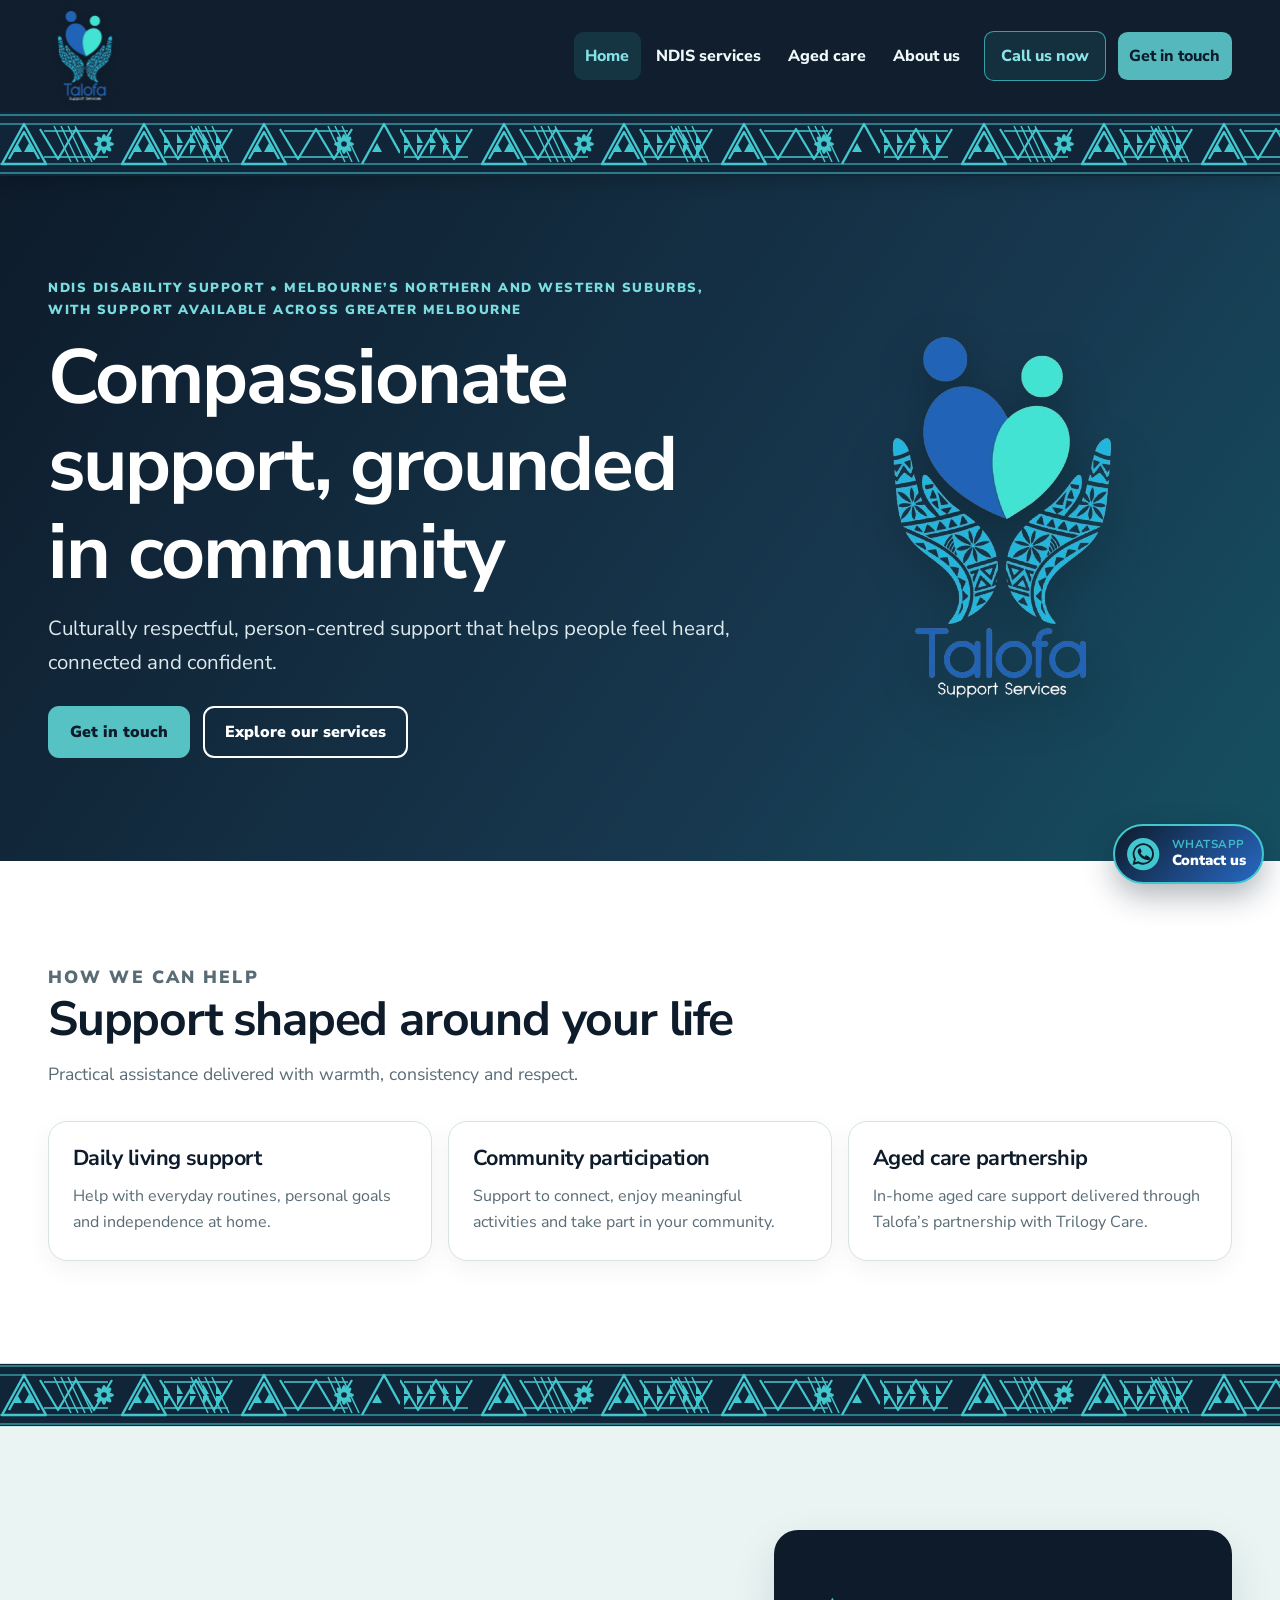
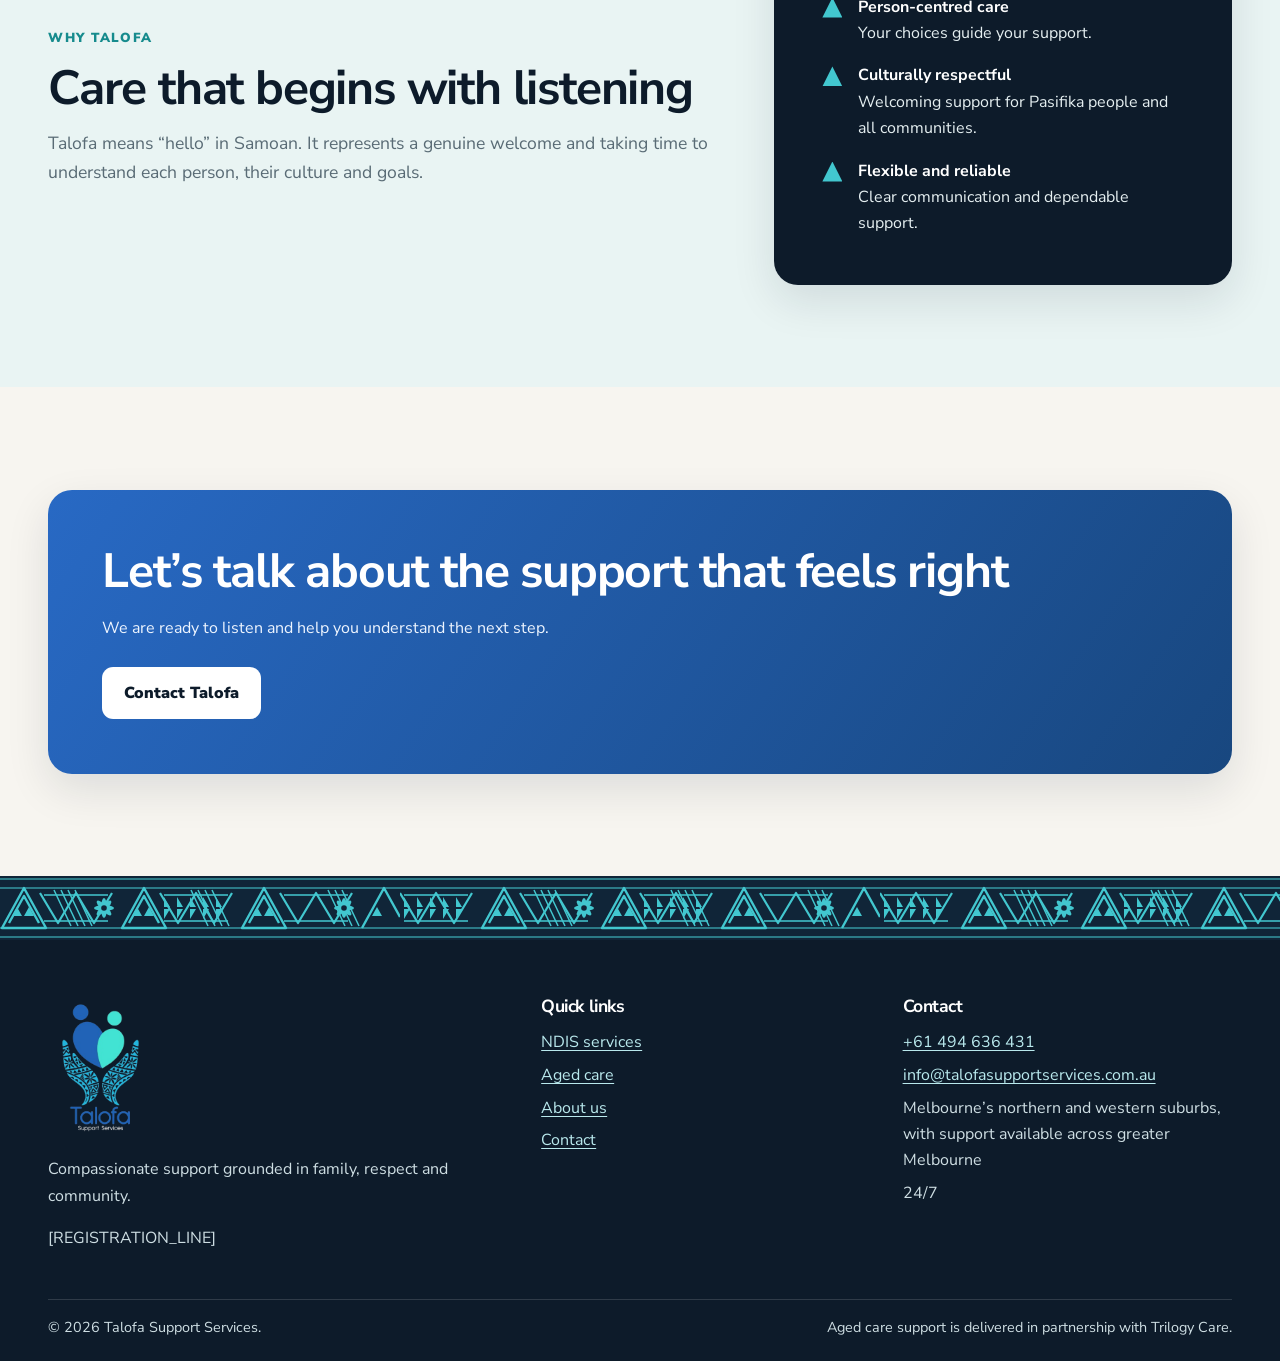
<file: index.html>
<!doctype html><html lang="en-AU"><head><meta charset="utf-8"><meta name="viewport" content="width=device-width,initial-scale=1"><title>Talofa Support Services | NDIS Provider Melbourne’s northern and western suburbs, with support available across greater Melbourne</title><meta name="description" content="Culturally respectful, person-centred disability support services in Melbourne’s northern and western suburbs, with support available across greater Melbourne."><meta property="og:title" content="Talofa Support Services"><meta property="og:description" content="Compassionate support, grounded in community."><meta property="og:type" content="website"><meta property="og:image" content="assets/logo.png"><link rel="preconnect" href="https://fonts.googleapis.com"><link rel="preconnect" href="https://fonts.gstatic.com" crossorigin><link href="https://fonts.googleapis.com/css2?family=Nunito+Sans:wght@400;600;700;800;900&amp;display=swap" rel="stylesheet"><link rel="stylesheet" href="assets/styles.css?v=8"><script src="assets/script.js?v=8" defer></script></head><body><a class="skip" href="#main">Skip to main content</a>
<header class="site-header"><div class="container nav-wrap"><a class="brand" href="index.html" aria-label="Talofa Support Services home"><img src="assets/logo.png" alt="Talofa Support Services" width="300" height="410"></a><button class="nav-toggle" aria-expanded="false" aria-controls="nav" aria-label="Open navigation"><span class="bars"></span></button><nav class="site-nav" id="nav" aria-label="Primary"><ul><li><a href="index.html" aria-current="page">Home</a></li><li><a href="ndis-services.html">NDIS services</a></li><li><a href="aged-care.html">Aged care</a></li><li><a href="about.html">About us</a></li><li class="nav-call-item"><a class="nav-call" href="tel:+61494636431">Call us now</a></li><li><a class="nav-cta" href="contact.html">Get in touch</a></li></ul></nav></div><div class="hand-border" aria-hidden="true"></div></header>
<main id="main"><section class="hero"><div class="container hero-grid"><div class="hero-content"><p class="eyebrow">NDIS disability support • Melbourne’s northern and western suburbs, with support available across greater Melbourne</p><h1>Compassionate support, grounded in community</h1><p class="lead">Culturally respectful, person-centred support that helps people feel heard, connected and confident.</p><div class="actions"><a class="button primary" href="contact.html">Get in touch</a><a class="button outline" href="ndis-services.html">Explore our services</a></div></div><div class="hero-logo"><img src="assets/logo.png" alt="" width="300" height="410"></div></div></section>
<section class="section white"><div class="container"><div class="section-heading"><p class="eyebrow">How we can help</p><h2>Support shaped around your life</h2><p>Practical assistance delivered with warmth, consistency and respect.</p></div><div class="grid three"><article class="card"><h3>Daily living support</h3><p>Help with everyday routines, personal goals and independence at home.</p></article><article class="card"><h3>Community participation</h3><p>Support to connect, enjoy meaningful activities and take part in your community.</p></article><article class="card"><h3>Aged care partnership</h3><p>In-home aged care support delivered through Talofa’s partnership with Trilogy Care.</p></article></div></div></section><div class="hand-divider" aria-hidden="true"></div>
<section class="section tint"><div class="container split"><div><p class="eyebrow">Why Talofa</p><h2>Care that begins with listening</h2><p class="lead-copy">Talofa means “hello” in Samoan. It represents a genuine welcome and taking time to understand each person, their culture and goals.</p></div><div class="dark"><ul class="checks"><li><strong>Person-centred care</strong>Your choices guide your support.</li><li><strong>Culturally respectful</strong>Welcoming support for Pasifika people and all communities.</li><li><strong>Flexible and reliable</strong>Clear communication and dependable support.</li></ul></div></div></section><section class="section"><div class="container"><div class="cta"><h2>Let’s talk about the support that feels right</h2><p>We are ready to listen and help you understand the next step.</p><div class="actions"><a class="button" href="contact.html">Contact Talofa</a></div></div></div></section></main>
<footer class="site-footer"><div class="hand-border" aria-hidden="true"></div><div class="footer-body"><div class="container footer-grid"><div class="footer-brand"><img src="assets/logo.png" alt="Talofa Support Services" width="300" height="410"><p>Compassionate support grounded in family, respect and community.</p><p>[REGISTRATION_LINE]</p></div><div><h2>Quick links</h2><ul class="footer-links"><li><a href="ndis-services.html">NDIS services</a></li><li><a href="aged-care.html">Aged care</a></li><li><a href="about.html">About us</a></li><li><a href="contact.html">Contact</a></li></ul></div><div><h2>Contact</h2><ul class="footer-links"><li><a href="tel:+61494636431">+61 494 636 431</a></li><li><a href="mailto:info@talofasupportservices.com.au">info@talofasupportservices.com.au</a></li><li>Melbourne’s northern and western suburbs, with support available across greater Melbourne</li><li>24/7</li></ul></div></div><div class="container footer-meta"><span>© <span data-year>2026</span> Talofa Support Services.</span><span>Aged care support is delivered in partnership with Trilogy Care.</span></div></div></footer><a class="whatsapp-widget" href="https://wa.me/61494636431" target="_blank" rel="noopener noreferrer" aria-label="Contact Talofa Support Services on WhatsApp"><svg viewBox="0 0 32 32" aria-hidden="true"><circle cx="16" cy="16" r="15" fill="currentColor"/><path fill="#0d1b2a" d="M23.2 8.7A10 10 0 0 0 7.5 20.8L6 26l5.4-1.4A10 10 0 0 0 26 15.7a9.9 9.9 0 0 0-2.8-7Zm-7.1 15.2a8.2 8.2 0 0 1-4.2-1.1l-.3-.2-3.2.8.9-3.1-.2-.3a8.2 8.2 0 1 1 7 3.9Zm4.5-6.1c-.2-.1-1.4-.7-1.7-.8-.2-.1-.4-.1-.6.2l-.7.9c-.2.2-.3.2-.6.1a6.7 6.7 0 0 1-3.3-2.9c-.3-.5.3-.5.8-1.6.1-.2 0-.4 0-.5l-.8-2c-.2-.5-.4-.4-.6-.4h-.5c-.2 0-.5.1-.7.3-.2.3-1 1-1 2.4s1 2.8 1.2 3c.1.2 2 3.1 5 4.3 1.9.8 2.7.9 3.7.8.6-.1 1.4-.6 1.6-1.1.2-.6.2-1 .2-1.1-.1-.1-.3-.2-.6-.3Z"/></svg><span><small>WhatsApp</small>Contact us</span></a></body></html>
</file>
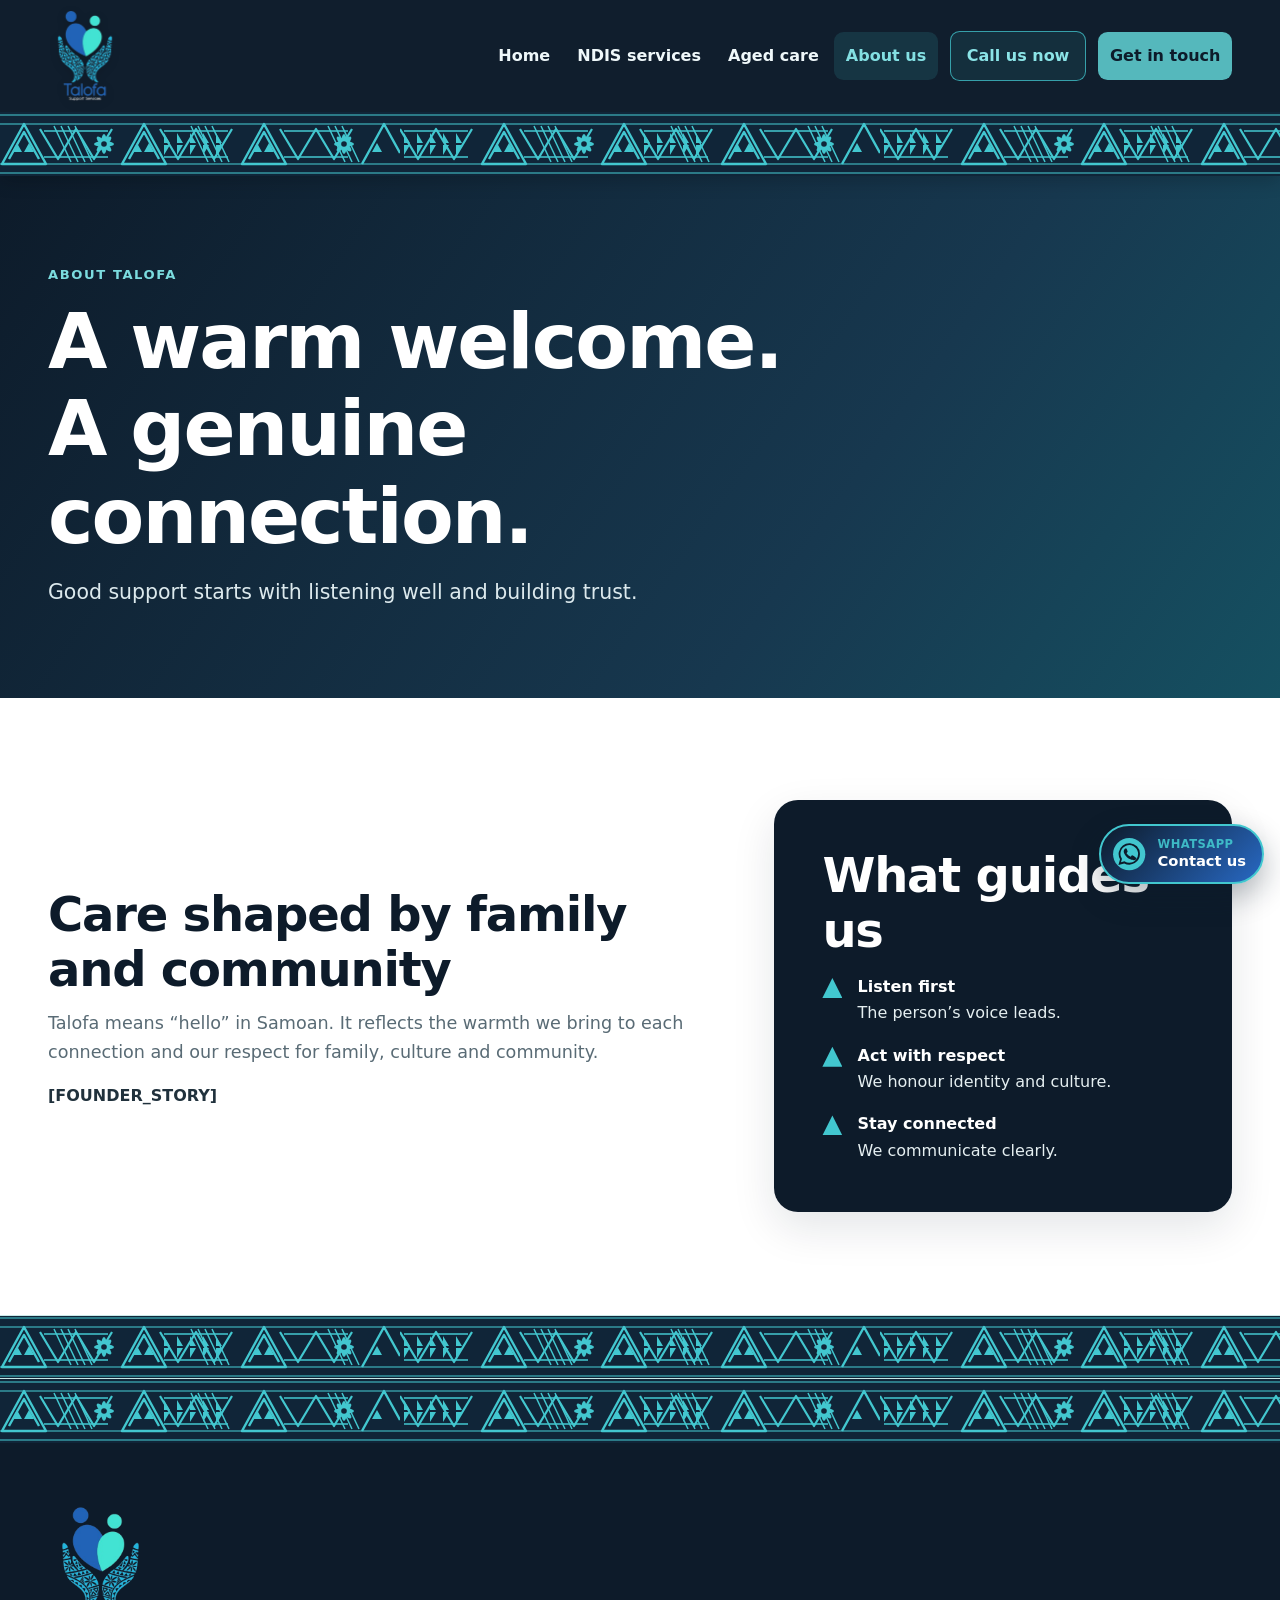
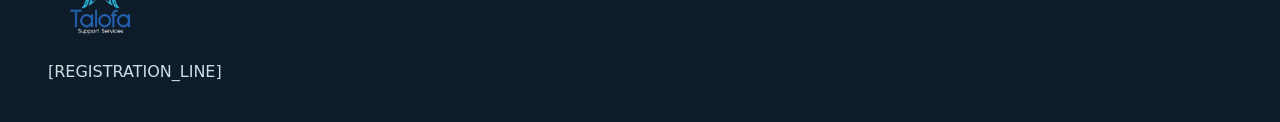
<file: about.html>
<!doctype html><html lang="en-AU"><head><meta charset="utf-8"><meta name="viewport" content="width=device-width,initial-scale=1"><title>About Talofa Support Services</title><meta name="description" content="A Pasifika-owned disability support provider grounded in family and community."><link rel="stylesheet" href="assets/styles.css?v=8"><script src="assets/script.js?v=8" defer></script></head><body><a class="skip" href="#main">Skip to main content</a><header class="site-header"><div class="container nav-wrap"><a class="brand" href="index.html"><img src="assets/logo.png" alt="Talofa Support Services"></a><button class="nav-toggle" aria-expanded="false" aria-controls="nav" aria-label="Open navigation"><span class="bars"></span></button><nav class="site-nav" id="nav"><ul><li><a href="index.html">Home</a></li><li><a href="ndis-services.html">NDIS services</a></li><li><a href="aged-care.html">Aged care</a></li><li><a href="about.html" aria-current="page">About us</a></li><li class="nav-call-item"><a class="nav-call" href="tel:+61494636431">Call us now</a></li><li><a class="nav-cta" href="contact.html">Get in touch</a></li></ul></nav></div><div class="hand-border"></div></header><main id="main"><section class="page-hero"><div class="container"><p class="eyebrow">About Talofa</p><h1>A warm welcome. A genuine connection.</h1><p class="lead">Good support starts with listening well and building trust.</p></div></section><section class="section white"><div class="container split"><div><h2>Care shaped by family and community</h2><!-- Cultural references require client approval. --><p class="lead-copy">Talofa means “hello” in Samoan. It reflects the warmth we bring to each connection and our respect for family, culture and community.</p><p><strong>[FOUNDER_STORY]</strong></p></div><div class="dark"><h2>What guides us</h2><ul class="checks"><li><strong>Listen first</strong>The person’s voice leads.</li><li><strong>Act with respect</strong>We honour identity and culture.</li><li><strong>Stay connected</strong>We communicate clearly.</li></ul></div></div></section><div class="hand-divider"></div></main><footer class="site-footer"><div class="hand-border"></div><div class="footer-body"><div class="container"><div class="footer-brand"><img src="assets/logo.png" alt="Talofa Support Services"><p>[REGISTRATION_LINE]</p></div></div></div></footer><a class="whatsapp-widget" href="https://wa.me/61494636431" target="_blank" rel="noopener noreferrer" aria-label="Contact Talofa Support Services on WhatsApp"><svg viewBox="0 0 32 32" aria-hidden="true"><circle cx="16" cy="16" r="15" fill="currentColor"/><path fill="#0d1b2a" d="M23.2 8.7A10 10 0 0 0 7.5 20.8L6 26l5.4-1.4A10 10 0 0 0 26 15.7a9.9 9.9 0 0 0-2.8-7Zm-7.1 15.2a8.2 8.2 0 0 1-4.2-1.1l-.3-.2-3.2.8.9-3.1-.2-.3a8.2 8.2 0 1 1 7 3.9Zm4.5-6.1c-.2-.1-1.4-.7-1.7-.8-.2-.1-.4-.1-.6.2l-.7.9c-.2.2-.3.2-.6.1a6.7 6.7 0 0 1-3.3-2.9c-.3-.5.3-.5.8-1.6.1-.2 0-.4 0-.5l-.8-2c-.2-.5-.4-.4-.6-.4h-.5c-.2 0-.5.1-.7.3-.2.3-1 1-1 2.4s1 2.8 1.2 3c.1.2 2 3.1 5 4.3 1.9.8 2.7.9 3.7.8.6-.1 1.4-.6 1.6-1.1.2-.6.2-1 .2-1.1-.1-.1-.3-.2-.6-.3Z"/></svg><span><small>WhatsApp</small>Contact us</span></a></body></html>
</file>
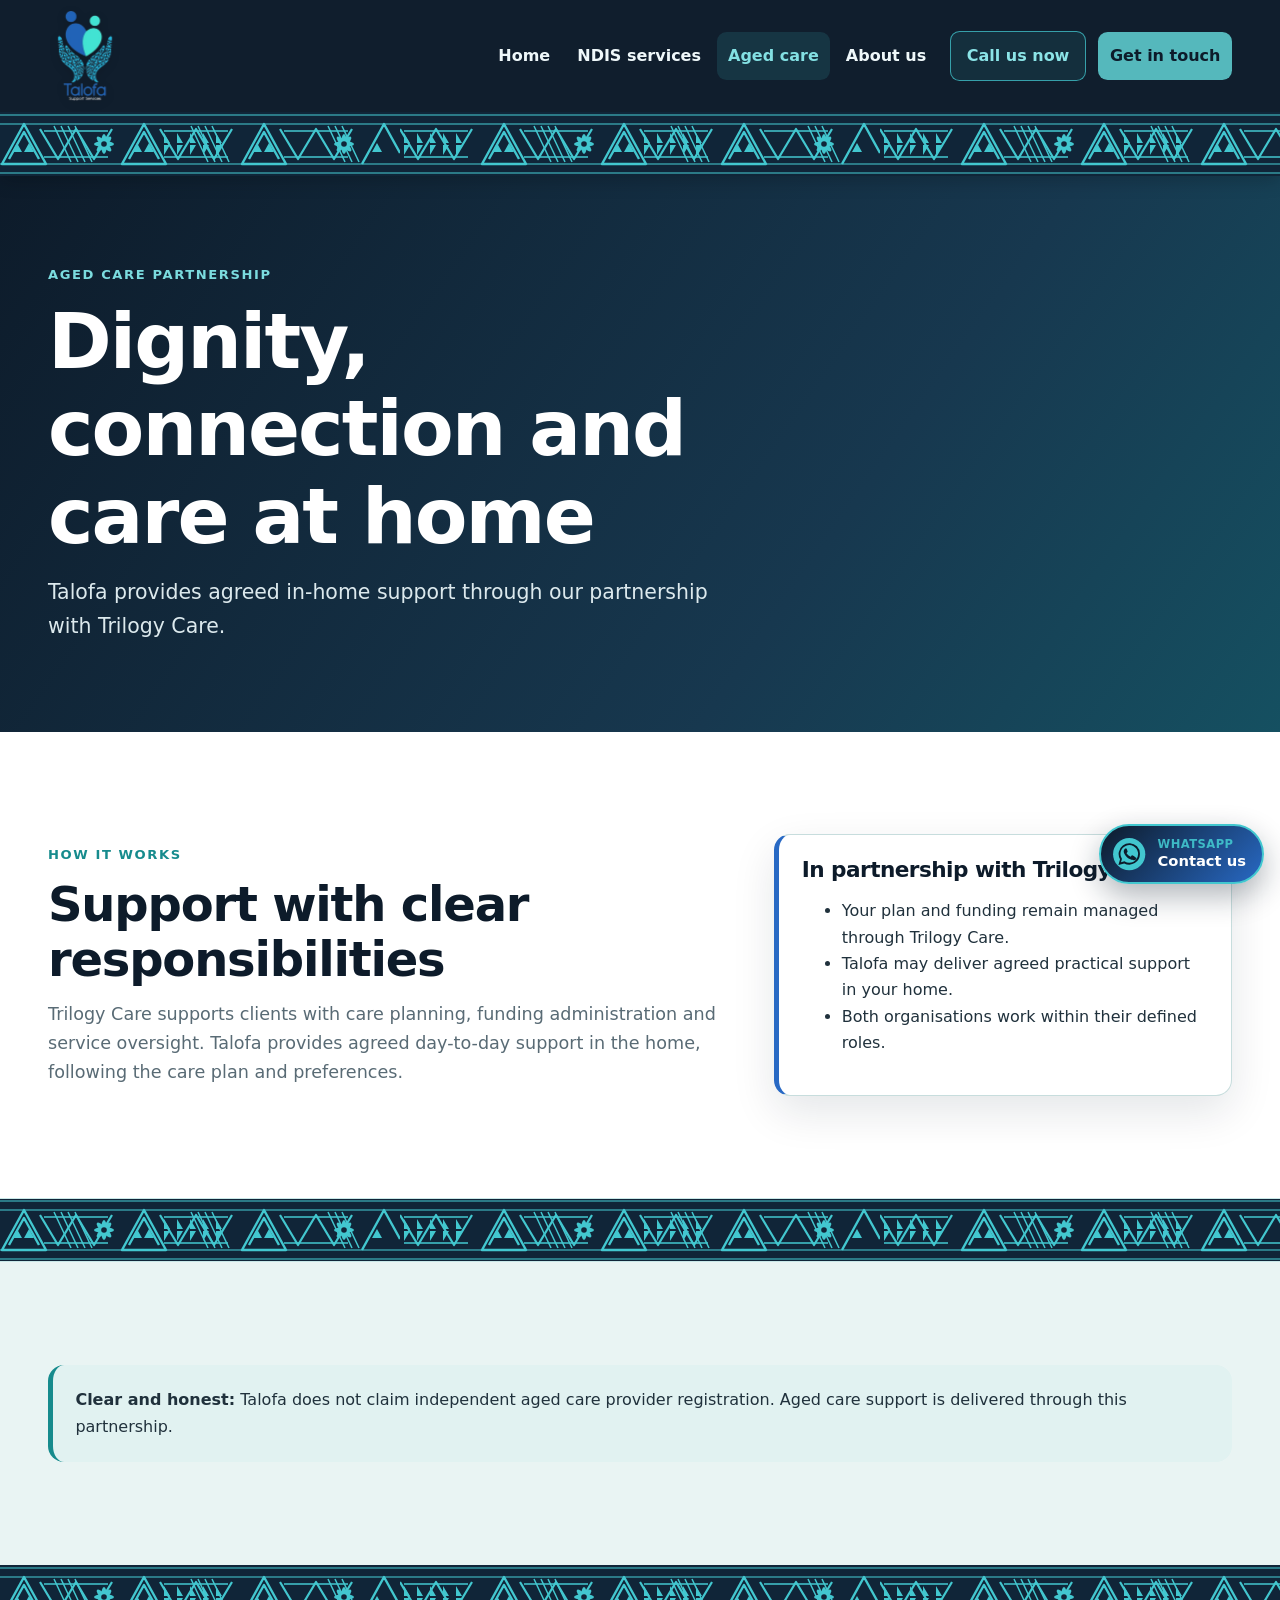
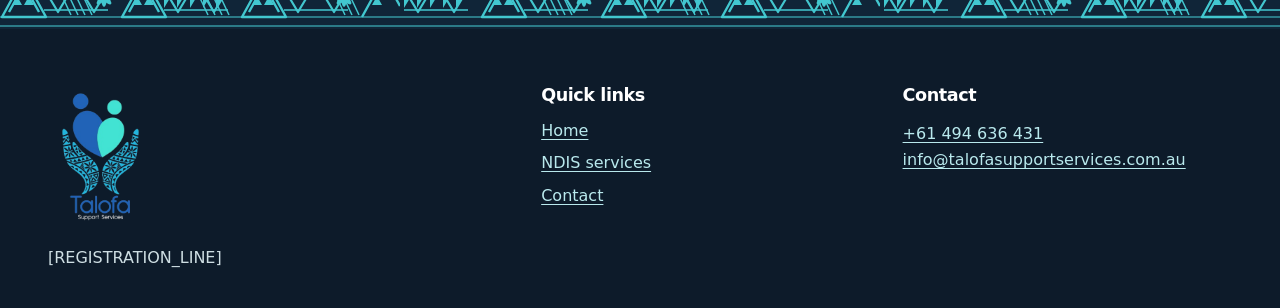
<file: aged-care.html>
<!doctype html><html lang="en-AU"><head><meta charset="utf-8"><meta name="viewport" content="width=device-width,initial-scale=1"><title>Aged Care Support with Trilogy Care | Talofa</title><meta name="description" content="In-home aged care support delivered through Talofa's partnership with Trilogy Care."><meta property="og:title" content="Aged Care Support | Talofa"><meta property="og:type" content="website"><meta property="og:image" content="assets/logo.png"><link rel="stylesheet" href="assets/styles.css?v=8"><script src="assets/script.js?v=8" defer></script></head><body><a class="skip" href="#main">Skip to main content</a><header class="site-header"><div class="container nav-wrap"><a class="brand" href="index.html"><img src="assets/logo.png" alt="Talofa Support Services"></a><button class="nav-toggle" aria-expanded="false" aria-controls="nav" aria-label="Open navigation"><span class="bars"></span></button><nav class="site-nav" id="nav"><ul><li><a href="index.html">Home</a></li><li><a href="ndis-services.html">NDIS services</a></li><li><a href="aged-care.html" aria-current="page">Aged care</a></li><li><a href="about.html">About us</a></li><li class="nav-call-item"><a class="nav-call" href="tel:+61494636431">Call us now</a></li><li><a class="nav-cta" href="contact.html">Get in touch</a></li></ul></nav></div><div class="hand-border"></div></header>
<main id="main"><section class="page-hero"><div class="container"><p class="eyebrow">Aged care partnership</p><h1>Dignity, connection and care at home</h1><p class="lead">Talofa provides agreed in-home support through our partnership with Trilogy Care.</p></div></section><section class="section white"><div class="container split"><div><p class="eyebrow">How it works</p><h2>Support with clear responsibilities</h2><p class="lead-copy">Trilogy Care supports clients with care planning, funding administration and service oversight. Talofa provides agreed day-to-day support in the home, following the care plan and preferences.</p></div><div class="partner"><h3>In partnership with Trilogy Care</h3><ul><li>Your plan and funding remain managed through Trilogy Care.</li><li>Talofa may deliver agreed practical support in your home.</li><li>Both organisations work within their defined roles.</li></ul></div></div></section><div class="hand-divider"></div><!-- Confirm permission to name Trilogy Care publicly. --><section class="section tint"><div class="container"><div class="notice"><strong>Clear and honest:</strong> Talofa does not claim independent aged care provider registration. Aged care support is delivered through this partnership.</div></div></section></main><footer class="site-footer"><div class="hand-border"></div><div class="footer-body"><div class="container footer-grid"><div class="footer-brand"><img src="assets/logo.png" alt="Talofa Support Services"><p>[REGISTRATION_LINE]</p></div><div><h2>Quick links</h2><ul class="footer-links"><li><a href="index.html">Home</a></li><li><a href="ndis-services.html">NDIS services</a></li><li><a href="contact.html">Contact</a></li></ul></div><div><h2>Contact</h2><p><a href="tel:+61494636431">+61 494 636 431</a><br><a href="mailto:info@talofasupportservices.com.au">info@talofasupportservices.com.au</a></p></div></div></div></footer><a class="whatsapp-widget" href="https://wa.me/61494636431" target="_blank" rel="noopener noreferrer" aria-label="Contact Talofa Support Services on WhatsApp"><svg viewBox="0 0 32 32" aria-hidden="true"><circle cx="16" cy="16" r="15" fill="currentColor"/><path fill="#0d1b2a" d="M23.2 8.7A10 10 0 0 0 7.5 20.8L6 26l5.4-1.4A10 10 0 0 0 26 15.7a9.9 9.9 0 0 0-2.8-7Zm-7.1 15.2a8.2 8.2 0 0 1-4.2-1.1l-.3-.2-3.2.8.9-3.1-.2-.3a8.2 8.2 0 1 1 7 3.9Zm4.5-6.1c-.2-.1-1.4-.7-1.7-.8-.2-.1-.4-.1-.6.2l-.7.9c-.2.2-.3.2-.6.1a6.7 6.7 0 0 1-3.3-2.9c-.3-.5.3-.5.8-1.6.1-.2 0-.4 0-.5l-.8-2c-.2-.5-.4-.4-.6-.4h-.5c-.2 0-.5.1-.7.3-.2.3-1 1-1 2.4s1 2.8 1.2 3c.1.2 2 3.1 5 4.3 1.9.8 2.7.9 3.7.8.6-.1 1.4-.6 1.6-1.1.2-.6.2-1 .2-1.1-.1-.1-.3-.2-.6-.3Z"/></svg><span><small>WhatsApp</small>Contact us</span></a></body></html>
</file>
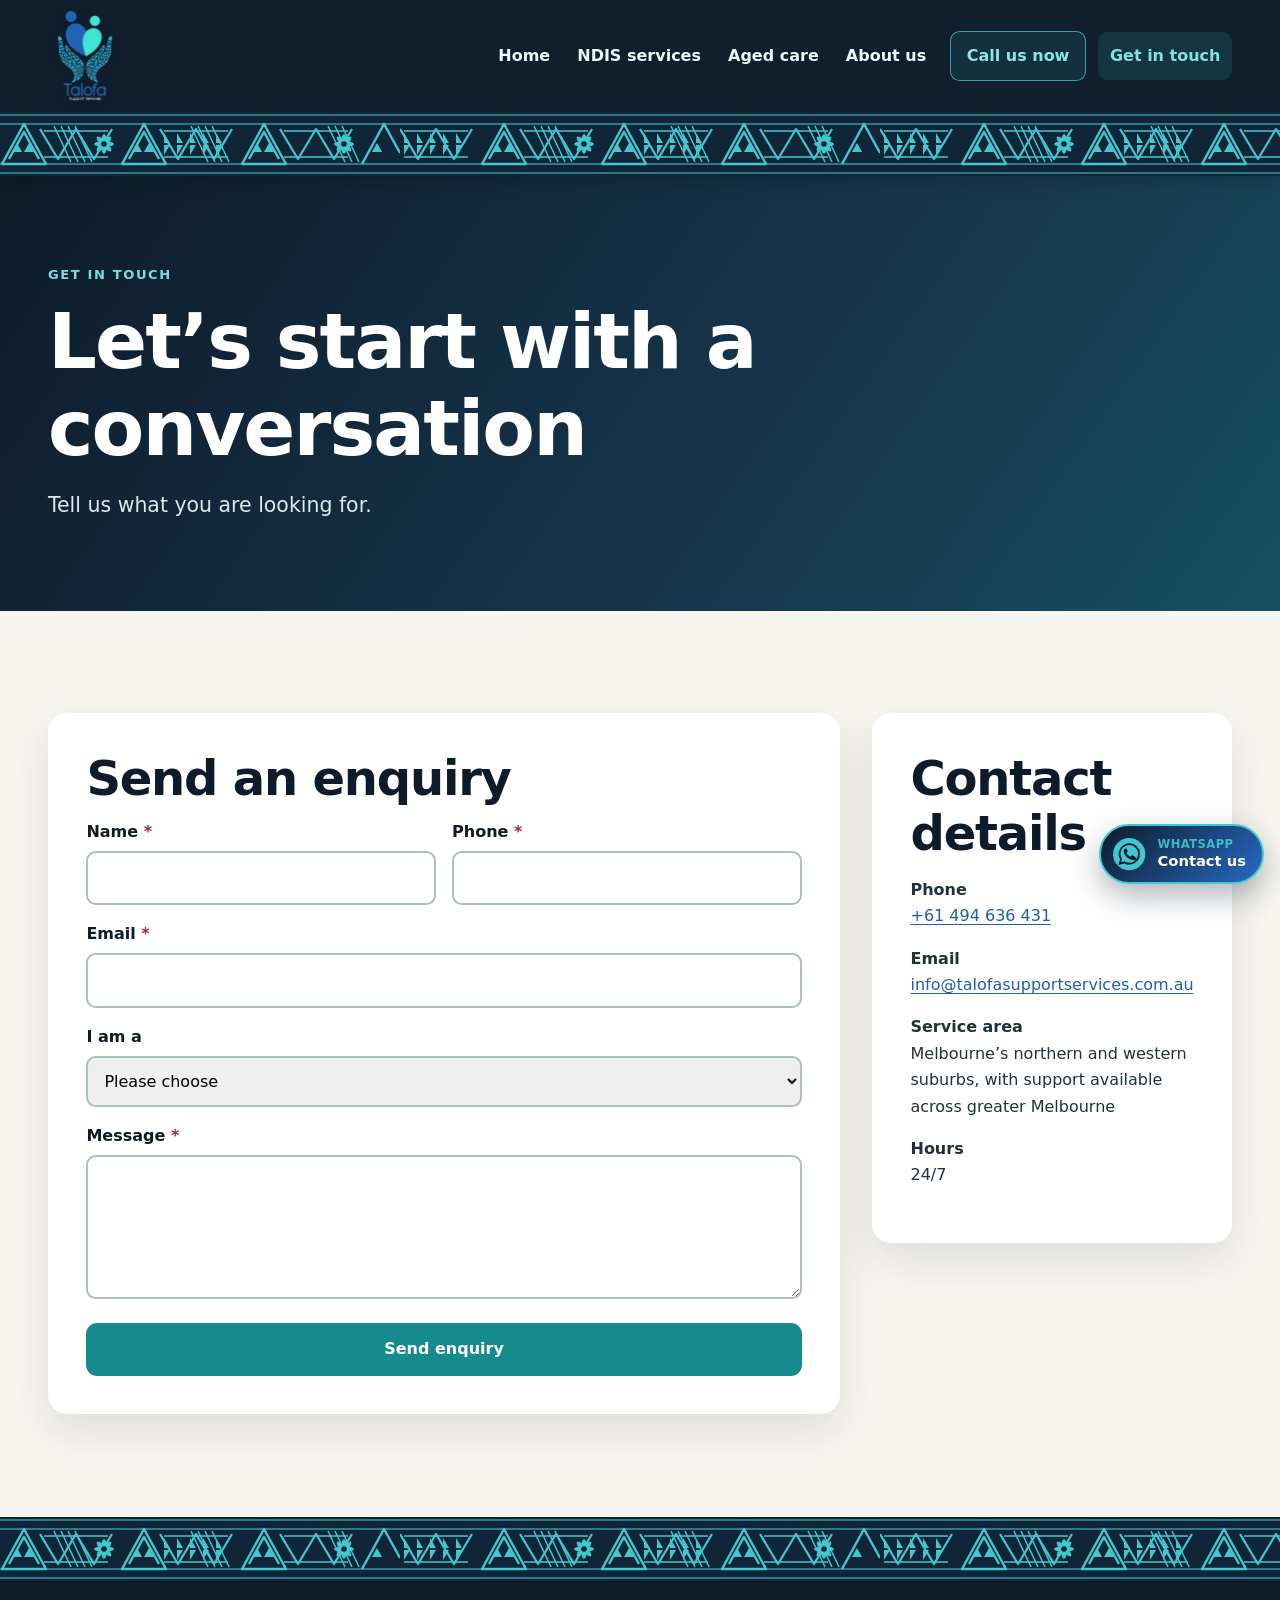
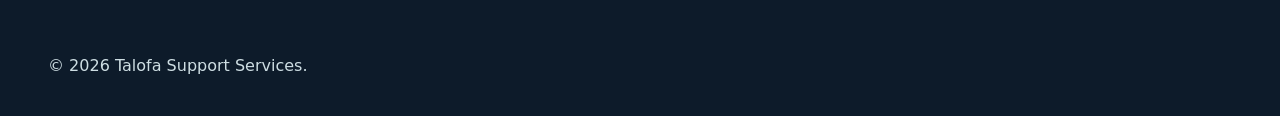
<file: contact.html>
<!doctype html><html lang="en-AU"><head><meta charset="utf-8"><meta name="viewport" content="width=device-width,initial-scale=1"><title>Contact Talofa Support Services</title><meta name="description" content="Contact Talofa about NDIS and aged care support."><link rel="stylesheet" href="assets/styles.css?v=8"><script src="assets/script.js?v=8" defer></script></head><body><a class="skip" href="#main">Skip to main content</a><header class="site-header"><div class="container nav-wrap"><a class="brand" href="index.html"><img src="assets/logo.png" alt="Talofa Support Services"></a><button class="nav-toggle" aria-expanded="false" aria-controls="nav" aria-label="Open navigation"><span class="bars"></span></button><nav class="site-nav" id="nav"><ul><li><a href="index.html">Home</a></li><li><a href="ndis-services.html">NDIS services</a></li><li><a href="aged-care.html">Aged care</a></li><li><a href="about.html">About us</a></li><li class="nav-call-item"><a class="nav-call" href="tel:+61494636431">Call us now</a></li><li><a class="nav-cta" href="contact.html" aria-current="page">Get in touch</a></li></ul></nav></div><div class="hand-border"></div></header><main id="main"><section class="page-hero"><div class="container"><p class="eyebrow">Get in touch</p><h1>Let’s start with a conversation</h1><p class="lead">Tell us what you are looking for.</p></div></section><section class="section"><div class="container contact-grid"><div class="form-card"><h2>Send an enquiry</h2><form action="https://formspree.io/f/mbdeqgoo" method="POST"><input type="hidden" name="_next" value="https://talofasupportservices.com.au/contact.html"><div class="form-grid two"><div class="field"><label for="name">Name <span class="required">*</span></label><input id="name" name="name" type="text" autocomplete="name" required></div><div class="field"><label for="phone">Phone <span class="required">*</span></label><input id="phone" name="phone" type="tel" autocomplete="tel" required></div><div class="field full"><label for="email">Email <span class="required">*</span></label><input id="email" name="email" type="email" autocomplete="email" required></div><div class="field full"><label for="client-type">I am a</label><select id="client-type" name="client_type"><option value="">Please choose</option><option value="NDIS participant">NDIS participant</option><option value="Family member or carer">Family member or carer</option><option value="Support coordinator">Support coordinator</option><option value="Other">Other</option></select></div><div class="field full"><label for="message">Message <span class="required">*</span></label><textarea id="message" name="message" required></textarea></div><button class="button full" type="submit">Send enquiry</button></div></form></div><aside class="contact-card"><h2>Contact details</h2><ul class="contact-list"><li><strong>Phone</strong><a href="tel:+61494636431">+61 494 636 431</a></li><li><strong>Email</strong><a href="mailto:info@talofasupportservices.com.au">info@talofasupportservices.com.au</a></li><li><strong>Service area</strong>Melbourne’s northern and western suburbs, with support available across greater Melbourne</li><li><strong>Hours</strong>24/7</li></ul></aside></div></section></main><footer class="site-footer"><div class="hand-border"></div><div class="footer-body"><div class="container"><p>© <span data-year>2026</span> Talofa Support Services.</p></div></div></footer><a class="whatsapp-widget" href="https://wa.me/61494636431" target="_blank" rel="noopener noreferrer" aria-label="Contact Talofa Support Services on WhatsApp"><svg viewBox="0 0 32 32" aria-hidden="true"><circle cx="16" cy="16" r="15" fill="currentColor"/><path fill="#0d1b2a" d="M23.2 8.7A10 10 0 0 0 7.5 20.8L6 26l5.4-1.4A10 10 0 0 0 26 15.7a9.9 9.9 0 0 0-2.8-7Zm-7.1 15.2a8.2 8.2 0 0 1-4.2-1.1l-.3-.2-3.2.8.9-3.1-.2-.3a8.2 8.2 0 1 1 7 3.9Zm4.5-6.1c-.2-.1-1.4-.7-1.7-.8-.2-.1-.4-.1-.6.2l-.7.9c-.2.2-.3.2-.6.1a6.7 6.7 0 0 1-3.3-2.9c-.3-.5.3-.5.8-1.6.1-.2 0-.4 0-.5l-.8-2c-.2-.5-.4-.4-.6-.4h-.5c-.2 0-.5.1-.7.3-.2.3-1 1-1 2.4s1 2.8 1.2 3c.1.2 2 3.1 5 4.3 1.9.8 2.7.9 3.7.8.6-.1 1.4-.6 1.6-1.1.2-.6.2-1 .2-1.1-.1-.1-.3-.2-.6-.3Z"/></svg><span><small>WhatsApp</small>Contact us</span></a></body></html>
</file>
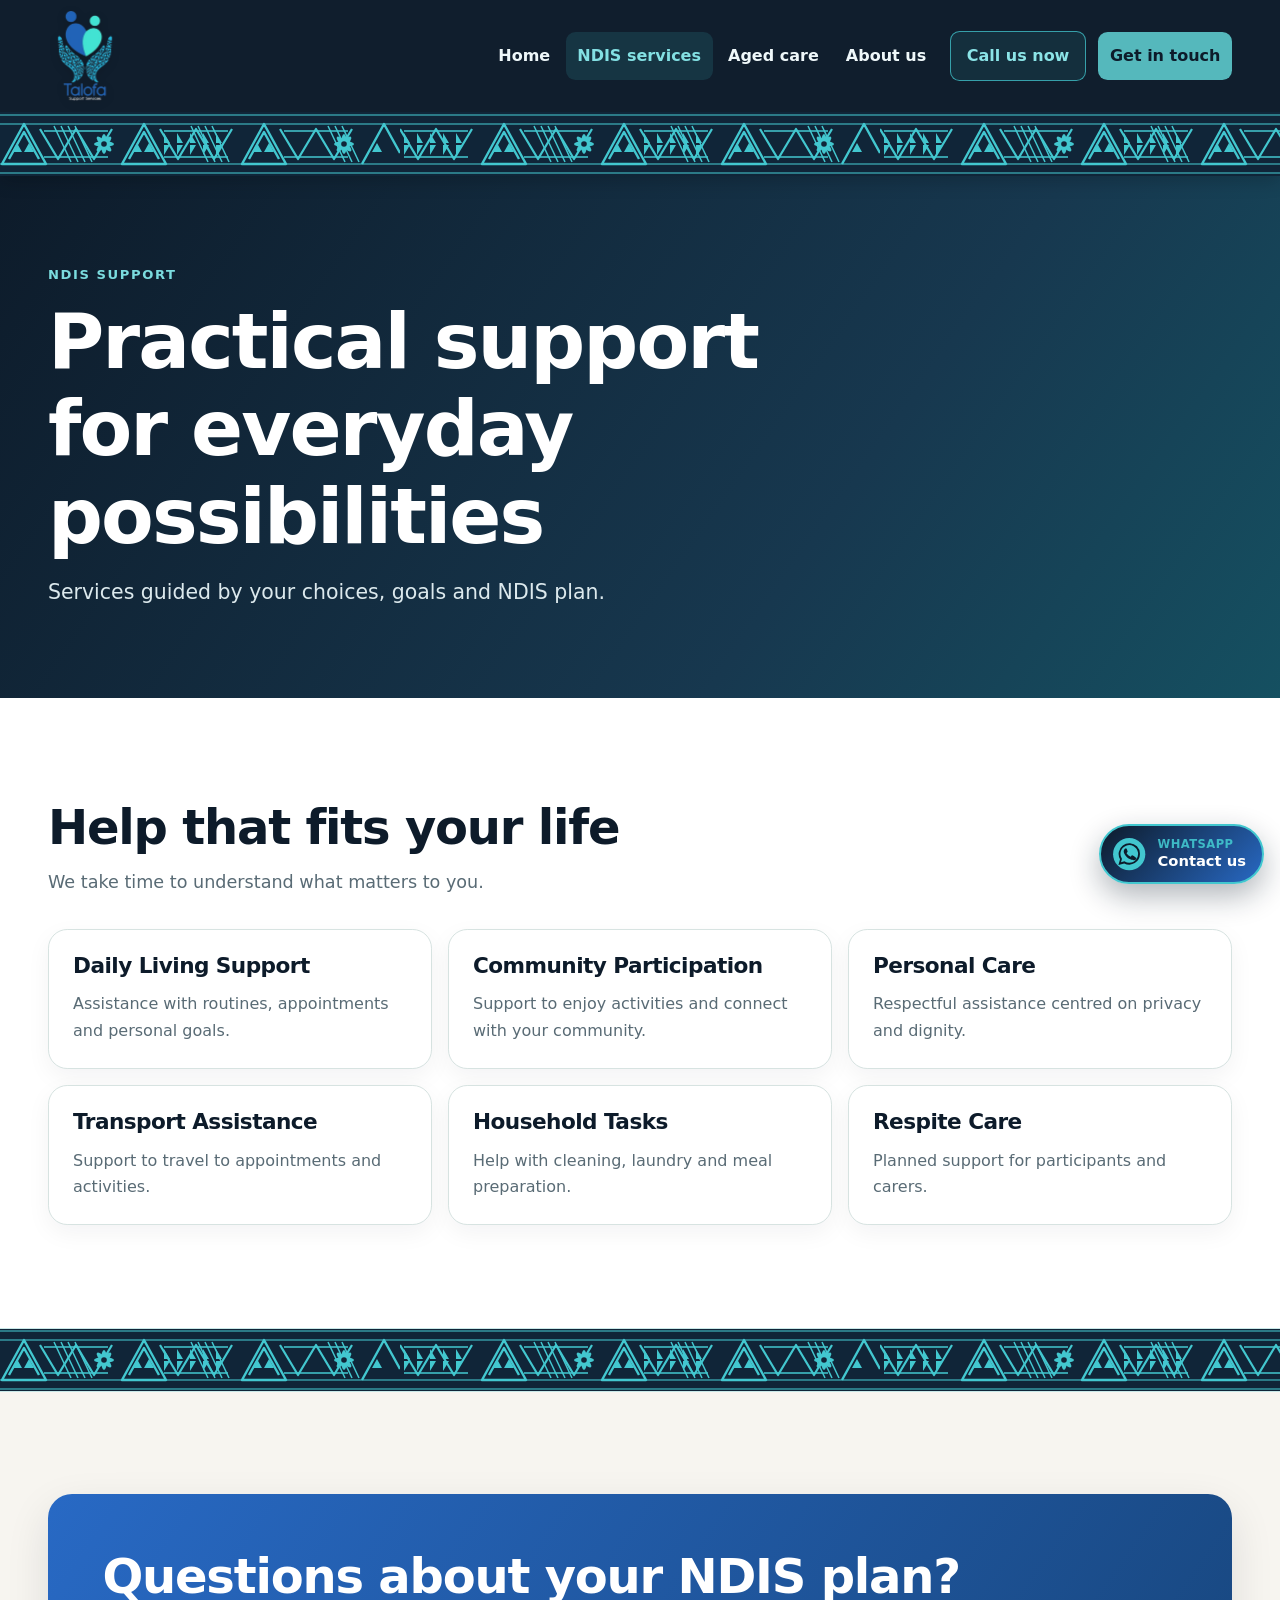
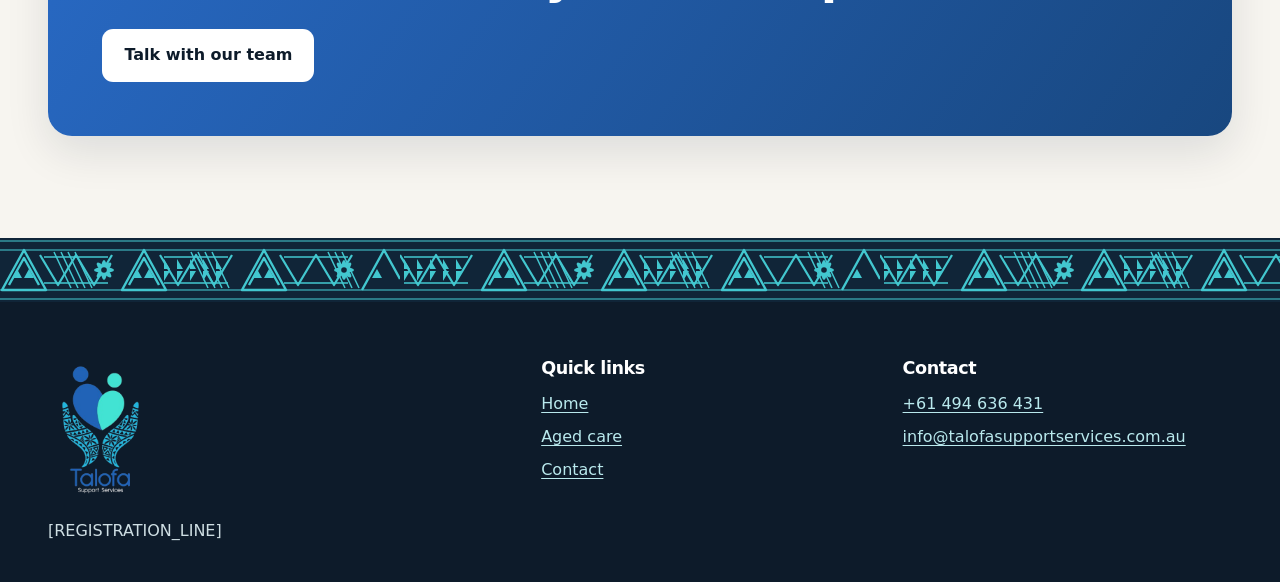
<file: ndis-services.html>
<!doctype html><html lang="en-AU"><head><meta charset="utf-8"><meta name="viewport" content="width=device-width,initial-scale=1"><title>NDIS Disability Support Services | Talofa Melbourne’s northern and western suburbs, with support available across greater Melbourne</title><meta name="description" content="Explore NDIS disability support services in Melbourne’s northern and western suburbs, with support available across greater Melbourne."><meta property="og:title" content="NDIS Services | Talofa"><meta property="og:description" content="Support shaped around your goals."><meta property="og:type" content="website"><meta property="og:image" content="assets/logo.png"><link rel="stylesheet" href="assets/styles.css?v=8"><script src="assets/script.js?v=8" defer></script></head><body><a class="skip" href="#main">Skip to main content</a>
<header class="site-header"><div class="container nav-wrap"><a class="brand" href="index.html"><img src="assets/logo.png" alt="Talofa Support Services" width="300" height="410"></a><button class="nav-toggle" aria-expanded="false" aria-controls="nav" aria-label="Open navigation"><span class="bars"></span></button><nav class="site-nav" id="nav"><ul><li><a href="index.html">Home</a></li><li><a href="ndis-services.html" aria-current="page">NDIS services</a></li><li><a href="aged-care.html">Aged care</a></li><li><a href="about.html">About us</a></li><li class="nav-call-item"><a class="nav-call" href="tel:+61494636431">Call us now</a></li><li><a class="nav-cta" href="contact.html">Get in touch</a></li></ul></nav></div><div class="hand-border" aria-hidden="true"></div></header>
<main id="main"><section class="page-hero"><div class="container"><p class="eyebrow">NDIS support</p><h1>Practical support for everyday possibilities</h1><p class="lead">Services guided by your choices, goals and NDIS plan.</p></div></section><section class="section white"><div class="container"><div class="section-heading"><h2>Help that fits your life</h2><p>We take time to understand what matters to you.</p></div><!-- Confirm services with client. --><div class="grid three"><article class="card"><h3>Daily Living Support</h3><p>Assistance with routines, appointments and personal goals.</p></article><article class="card"><h3>Community Participation</h3><p>Support to enjoy activities and connect with your community.</p></article><article class="card"><h3>Personal Care</h3><p>Respectful assistance centred on privacy and dignity.</p></article><article class="card"><h3>Transport Assistance</h3><p>Support to travel to appointments and activities.</p></article><article class="card"><h3>Household Tasks</h3><p>Help with cleaning, laundry and meal preparation.</p></article><article class="card"><h3>Respite Care</h3><p>Planned support for participants and carers.</p></article></div></div></section><div class="hand-divider" aria-hidden="true"></div><section class="section"><div class="container"><div class="cta"><h2>Questions about your NDIS plan?</h2><div class="actions"><a class="button" href="contact.html">Talk with our team</a></div></div></div></section></main>
<footer class="site-footer"><div class="hand-border"></div><div class="footer-body"><div class="container footer-grid"><div class="footer-brand"><img src="assets/logo.png" alt="Talofa Support Services"><p>[REGISTRATION_LINE]</p></div><div><h2>Quick links</h2><ul class="footer-links"><li><a href="index.html">Home</a></li><li><a href="aged-care.html">Aged care</a></li><li><a href="contact.html">Contact</a></li></ul></div><div><h2>Contact</h2><ul class="footer-links"><li><a href="tel:+61494636431">+61 494 636 431</a></li><li><a href="mailto:info@talofasupportservices.com.au">info@talofasupportservices.com.au</a></li></ul></div></div></div></footer><a class="whatsapp-widget" href="https://wa.me/61494636431" target="_blank" rel="noopener noreferrer" aria-label="Contact Talofa Support Services on WhatsApp"><svg viewBox="0 0 32 32" aria-hidden="true"><circle cx="16" cy="16" r="15" fill="currentColor"/><path fill="#0d1b2a" d="M23.2 8.7A10 10 0 0 0 7.5 20.8L6 26l5.4-1.4A10 10 0 0 0 26 15.7a9.9 9.9 0 0 0-2.8-7Zm-7.1 15.2a8.2 8.2 0 0 1-4.2-1.1l-.3-.2-3.2.8.9-3.1-.2-.3a8.2 8.2 0 1 1 7 3.9Zm4.5-6.1c-.2-.1-1.4-.7-1.7-.8-.2-.1-.4-.1-.6.2l-.7.9c-.2.2-.3.2-.6.1a6.7 6.7 0 0 1-3.3-2.9c-.3-.5.3-.5.8-1.6.1-.2 0-.4 0-.5l-.8-2c-.2-.5-.4-.4-.6-.4h-.5c-.2 0-.5.1-.7.3-.2.3-1 1-1 2.4s1 2.8 1.2 3c.1.2 2 3.1 5 4.3 1.9.8 2.7.9 3.7.8.6-.1 1.4-.6 1.6-1.1.2-.6.2-1 .2-1.1-.1-.1-.3-.2-.6-.3Z"/></svg><span><small>WhatsApp</small>Contact us</span></a></body></html>
</file>
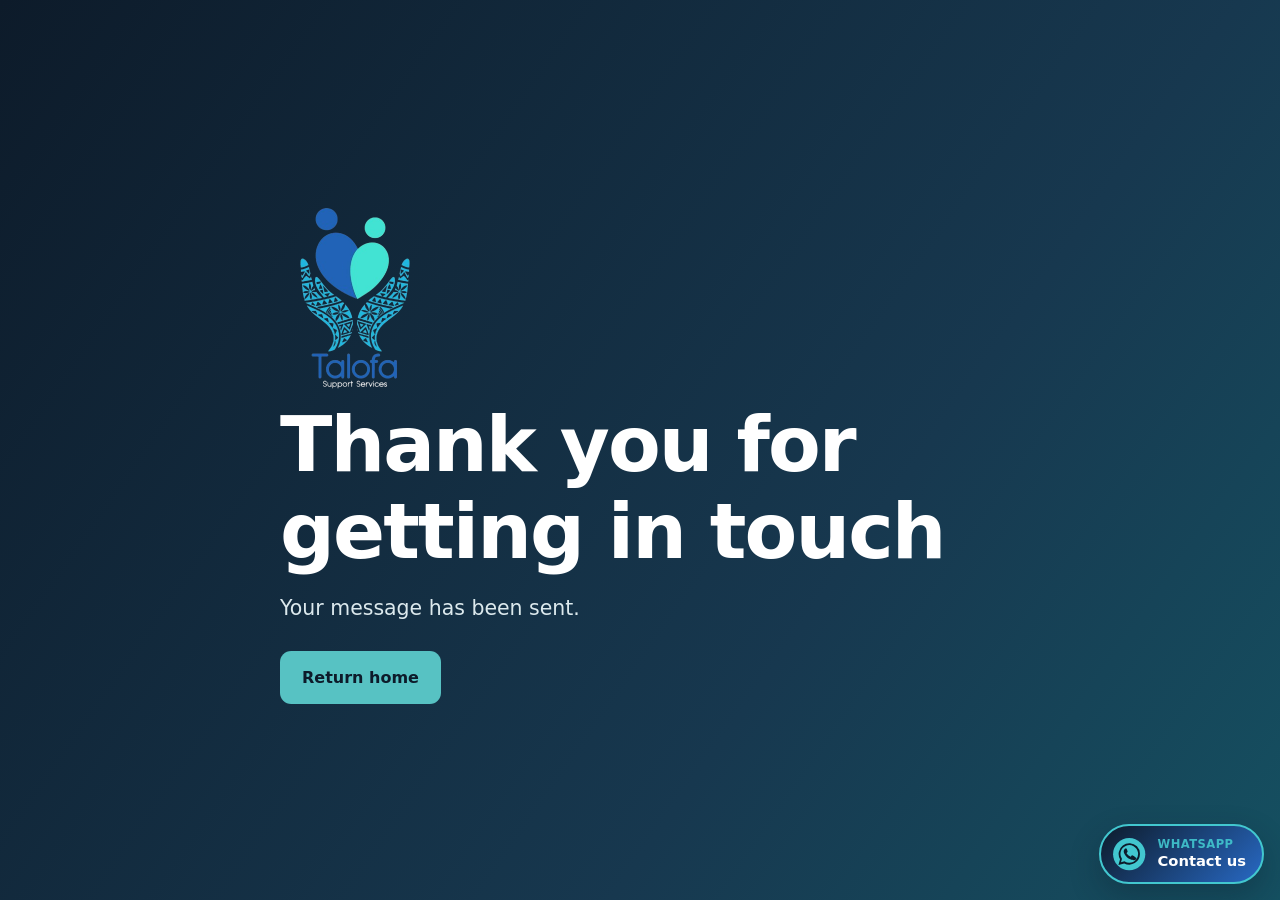
<file: thank-you.html>
<!doctype html><html lang="en-AU"><head><meta charset="utf-8"><meta name="viewport" content="width=device-width,initial-scale=1"><meta name="robots" content="noindex"><title>Thank You | Talofa</title><link rel="stylesheet" href="assets/styles.css?v=8"></head><body><main><section class="hero" style="min-height:100vh;display:grid;place-items:center"><div class="container hero-content"><img src="assets/logo.png" alt="Talofa Support Services" width="150"><h1>Thank you for getting in touch</h1><p class="lead">Your message has been sent.</p><div class="actions"><a class="button primary" href="index.html">Return home</a></div></div></section></main><a class="whatsapp-widget" href="https://wa.me/61494636431" target="_blank" rel="noopener noreferrer" aria-label="Contact Talofa Support Services on WhatsApp"><svg viewBox="0 0 32 32" aria-hidden="true"><circle cx="16" cy="16" r="15" fill="currentColor"/><path fill="#0d1b2a" d="M23.2 8.7A10 10 0 0 0 7.5 20.8L6 26l5.4-1.4A10 10 0 0 0 26 15.7a9.9 9.9 0 0 0-2.8-7Zm-7.1 15.2a8.2 8.2 0 0 1-4.2-1.1l-.3-.2-3.2.8.9-3.1-.2-.3a8.2 8.2 0 1 1 7 3.9Zm4.5-6.1c-.2-.1-1.4-.7-1.7-.8-.2-.1-.4-.1-.6.2l-.7.9c-.2.2-.3.2-.6.1a6.7 6.7 0 0 1-3.3-2.9c-.3-.5.3-.5.8-1.6.1-.2 0-.4 0-.5l-.8-2c-.2-.5-.4-.4-.6-.4h-.5c-.2 0-.5.1-.7.3-.2.3-1 1-1 2.4s1 2.8 1.2 3c.1.2 2 3.1 5 4.3 1.9.8 2.7.9 3.7.8.6-.1 1.4-.6 1.6-1.1.2-.6.2-1 .2-1.1-.1-.1-.3-.2-.6-.3Z"/></svg><span><small>WhatsApp</small>Contact us</span></a></body></html>
</file>
<file: assets/styles.css>
:root{--navy:#0d1b2a;--teal:#168b8d;--cyan:#42c7cf;--blue:#2869c4;--cream:#f7f5f0;--white:#fff;--ink:#20313c;--muted:#596b75;--line:#d7e3e1;--shadow:0 16px 44px rgba(13,27,42,.11);--max:74rem}*{box-sizing:border-box}html{scroll-behavior:smooth}body{margin:0;background:var(--cream);color:var(--ink);font:400 1rem/1.65 "Nunito Sans",system-ui,-apple-system,"Segoe UI",sans-serif}body.nav-open{overflow:hidden}img,svg{display:block;max-width:100%}a{color:#1f5fab;text-underline-offset:.2em}button,input,select,textarea{font:inherit}:focus-visible{outline:3px solid #ffd166;outline-offset:4px}.skip{position:fixed;z-index:999;top:.5rem;left:.5rem;padding:.7rem 1rem;background:#fff;color:var(--navy);font-weight:900;transform:translateY(-150%)}.skip:focus{transform:none}.container{width:min(calc(100% - 2rem),var(--max));margin-inline:auto}
.site-header{position:sticky;top:0;z-index:100;background:rgba(13,27,42,.985);box-shadow:0 4px 18px rgba(0,0,0,.2)}.nav-wrap{min-height:6rem;display:flex;align-items:center;justify-content:space-between;gap:.65rem}.brand{display:flex;flex:0 0 auto}.brand img{width:auto;height:5.2rem;object-fit:contain;filter:drop-shadow(0 3px 4px rgba(0,0,0,.2))}.mobile-call{min-height:3.1rem;display:inline-flex;align-items:center;padding:.6rem 1.1rem;border-radius:999px;background:var(--blue);color:#fff;font-weight:900;text-decoration:none}.nav-toggle{width:3.2rem;height:3.2rem;display:grid;place-items:center;border:2px solid rgba(255,255,255,.25);border-radius:.85rem;background:none;color:#fff}.bars,.bars:before,.bars:after{display:block;width:1.45rem;height:2px;background:currentColor}.bars{position:relative}.bars:before,.bars:after{content:"";position:absolute;left:0}.bars:before{top:-.45rem}.bars:after{top:.45rem}.nav-toggle[aria-expanded=true] .bars{background:transparent}.nav-toggle[aria-expanded=true] .bars:before{top:0;transform:rotate(45deg)}.nav-toggle[aria-expanded=true] .bars:after{top:0;transform:rotate(-45deg)}.site-nav{position:fixed;inset:6rem 0 auto;padding:1rem;background:var(--navy);transform:translateY(-130%);visibility:hidden;transition:.2s}.site-nav.open{transform:none;visibility:visible}.site-nav ul{max-width:var(--max);margin:auto;padding:0;display:grid;gap:.25rem;list-style:none}.site-nav a{min-height:3rem;display:flex;align-items:center;padding:.65rem .8rem;border-radius:.6rem;color:#eff8fa;font-weight:800;text-decoration:none}.site-nav a:hover,.site-nav a[aria-current=page]{background:rgba(66,199,207,.14);color:#83e0e3}.site-nav .nav-cta{justify-content:center;margin-top:.4rem;background:#55b8bc;color:var(--navy)}
.hand-border{height:4rem;background:#102538 url("hand-pattern.svg") repeat-x center/30rem 4rem}.hand-divider{height:4rem;margin:0;background:#102538 url("hand-pattern.svg") repeat-x center/30rem 4rem;border-block:1px solid #c9e8e8}.hero,.page-hero{position:relative;overflow:hidden;background:linear-gradient(125deg,var(--navy),#17384f 65%,#155061);color:#fff}.hero{padding:clamp(3.5rem,8vw,7rem) 0}.page-hero{padding:clamp(3.2rem,7vw,5.5rem) 0}.hero-grid{display:grid;align-items:center;gap:2rem}.hero-content{position:relative;z-index:2;max-width:45rem}.eyebrow{margin:0 0 .75rem;color:var(--teal);font-size:.82rem;font-weight:900;letter-spacing:.12em;text-transform:uppercase}.hero .eyebrow,.page-hero .eyebrow,.dark .eyebrow{color:#7bdcdf}h1,h2,h3{margin:0 0 .8rem;color:var(--navy);line-height:1.14;letter-spacing:-.025em}h1{font-size:clamp(2.4rem,7.5vw,4.8rem)}h2{font-size:clamp(1.9rem,4.5vw,3rem)}h3{font-size:1.35rem}.hero h1,.page-hero h1{max-width:14ch;color:#fff}.lead{max-width:43rem;margin:1rem 0 0;color:#dce9ed;font-size:clamp(1.08rem,2vw,1.28rem)}.hero-logo{width:min(100%,20rem);margin:auto}.hero-logo img{width:100%;max-height:30rem;object-fit:contain;filter:drop-shadow(0 18px 22px rgba(0,0,0,.28))}.actions{display:flex;flex-wrap:wrap;gap:.8rem;margin-top:1.6rem}.button{min-height:3.2rem;display:inline-flex;align-items:center;justify-content:center;padding:.7rem 1.25rem;border:2px solid transparent;border-radius:.7rem;background:var(--teal);color:#fff;font-weight:900;text-decoration:none}.button.primary{background:#57c2c3;color:var(--navy)}.button.outline{border-color:#fff;background:transparent}.section{padding:clamp(3.8rem,8vw,6.5rem) 0}.white{background:#fff}.tint{background:#e9f4f3}.section-heading{max-width:46rem;margin-bottom:2rem}.section-heading p,.lead-copy{margin:0;color:var(--muted);font-size:1.1rem}.grid{display:grid;gap:1rem}.card{height:100%;padding:1.5rem;border:1px solid var(--line);border-radius:1.2rem;background:#fff;box-shadow:0 8px 24px rgba(13,27,42,.05)}.card p{margin:0;color:var(--muted)}.split{display:grid;align-items:center;gap:2.5rem}.dark{padding:clamp(1.5rem,4vw,3rem);border-radius:1.5rem;background:var(--navy);color:#e5eff1;box-shadow:var(--shadow)}.dark h2,.dark strong{color:#fff}.checks{margin:1rem 0 0;padding:0;display:grid;gap:1rem;list-style:none}.checks li{position:relative;padding-left:2.2rem}.checks li:before{content:"";position:absolute;left:0;top:.25rem;width:1.25rem;height:1.25rem;background:var(--cyan);clip-path:polygon(50% 0,100% 100%,0 100%)}.checks strong{display:block}.notice,.partner{padding:1.4rem;border-radius:1rem;background:#e1f2f1;border-left:5px solid var(--teal)}.partner{background:#fff;border:1px solid #c7dddd;border-left:5px solid var(--blue);box-shadow:var(--shadow)}.cta{padding:clamp(2rem,5vw,3.4rem);border-radius:1.5rem;background:linear-gradient(125deg,var(--blue),#18477f);color:#eef5ff;box-shadow:var(--shadow)}.cta h2{color:#fff}.cta .button{background:#fff;color:var(--navy)}
.contact-grid{display:grid;gap:2rem;align-items:start}.form-card,.contact-card{padding:clamp(1.3rem,4vw,2.4rem);border-radius:1.2rem;background:#fff;box-shadow:var(--shadow)}.form-grid{display:grid;gap:1rem}.field label{display:block;margin-bottom:.35rem;color:var(--navy);font-weight:800}.field input,.field select,.field textarea{width:100%;min-height:3.2rem;padding:.75rem;border:2px solid #afbebf;border-radius:.6rem}.field textarea{min-height:9rem}.required{color:#a42b2b}.honeypot{position:absolute;left:-9999px}.contact-list{padding:0;display:grid;gap:1rem;list-style:none}.contact-list strong{display:block}.site-footer{background:var(--navy);color:#cedee3}.footer-body{padding:3.5rem 0 1.3rem}.footer-grid{display:grid;gap:2rem}.footer-brand img{width:auto;height:9rem}.site-footer h2{color:#fff;font-size:1.1rem}.footer-links{margin:0;padding:0;display:grid;gap:.4rem;list-style:none}.site-footer a{color:#b9e9ed}.footer-meta{margin-top:2rem;padding-top:1rem;border-top:1px solid rgba(255,255,255,.14);display:flex;flex-wrap:wrap;justify-content:space-between;gap:.5rem;font-size:.9rem}
@media(min-width:38rem){.grid{grid-template-columns:repeat(2,1fr)}.footer-grid{grid-template-columns:1.4fr 1fr 1fr}.form-grid.two{grid-template-columns:repeat(2,1fr)}.full{grid-column:1/-1}}@media(min-width:58rem){.nav-wrap{min-height:7rem}.brand img{height:6.35rem}.nav-toggle{display:none}.site-nav{position:static;padding:0;background:none;transform:none;visibility:visible}.site-nav ul{display:flex;align-items:center}.site-nav a{padding-inline:.72rem}.site-nav .nav-cta{margin:0 0 0 .5rem}.hero-grid,.split{grid-template-columns:1.2fr .8fr}.grid.three{grid-template-columns:repeat(3,1fr)}.contact-grid{grid-template-columns:1.4fr .6fr}}@media(max-width:24rem){.container{width:calc(100% - 1.25rem)}.brand img{height:4.65rem}.actions .button{width:100%}}@media(prefers-reduced-motion:reduce){html{scroll-behavior:auto}*{transition:none!important}}
.whatsapp-widget{position:fixed;right:max(1rem,env(safe-area-inset-right));bottom:max(1rem,env(safe-area-inset-bottom));z-index:90;min-height:3.75rem;display:inline-flex;align-items:center;gap:.7rem;padding:.65rem 1rem .65rem .7rem;border:2px solid rgba(255,255,255,.9);border-radius:999px;background:#167c3b;color:#fff;font-size:.92rem;font-weight:900;line-height:1.2;text-decoration:none;box-shadow:0 10px 30px rgba(13,27,42,.28);transition:transform .16s ease,background-color .16s ease}.whatsapp-widget:hover{background:#11632f;color:#fff;transform:translateY(-2px)}.whatsapp-widget svg{width:2.15rem;height:2.15rem;flex:0 0 auto}.whatsapp-widget span{display:grid}.whatsapp-widget small{font-size:.72rem;font-weight:700;opacity:.9}@media(max-width:24rem){.whatsapp-widget{right:.65rem;bottom:.65rem;padding-right:.8rem;font-size:.82rem}.whatsapp-widget svg{width:1.9rem;height:1.9rem}}
.site-nav .nav-call{justify-content:center;margin-top:.4rem;border:1px solid rgba(66,199,207,.75);background:rgba(66,199,207,.1);color:#8be4e7}.site-nav .nav-call:hover{background:var(--cyan);color:var(--navy)}
.whatsapp-widget{border-color:var(--cyan);background:linear-gradient(135deg,var(--navy),var(--blue));color:var(--cyan);box-shadow:0 12px 30px rgba(13,27,42,.32)}.whatsapp-widget:hover{border-color:#fff;background:linear-gradient(135deg,#15344b,#1f5aa8);color:#fff}.whatsapp-widget span{color:#fff}.whatsapp-widget small{color:var(--cyan);letter-spacing:.04em;text-transform:uppercase}
@media(min-width:58rem){.site-nav .nav-call{margin:0 0 0 .5rem;padding-inline:1rem}}
</file>
